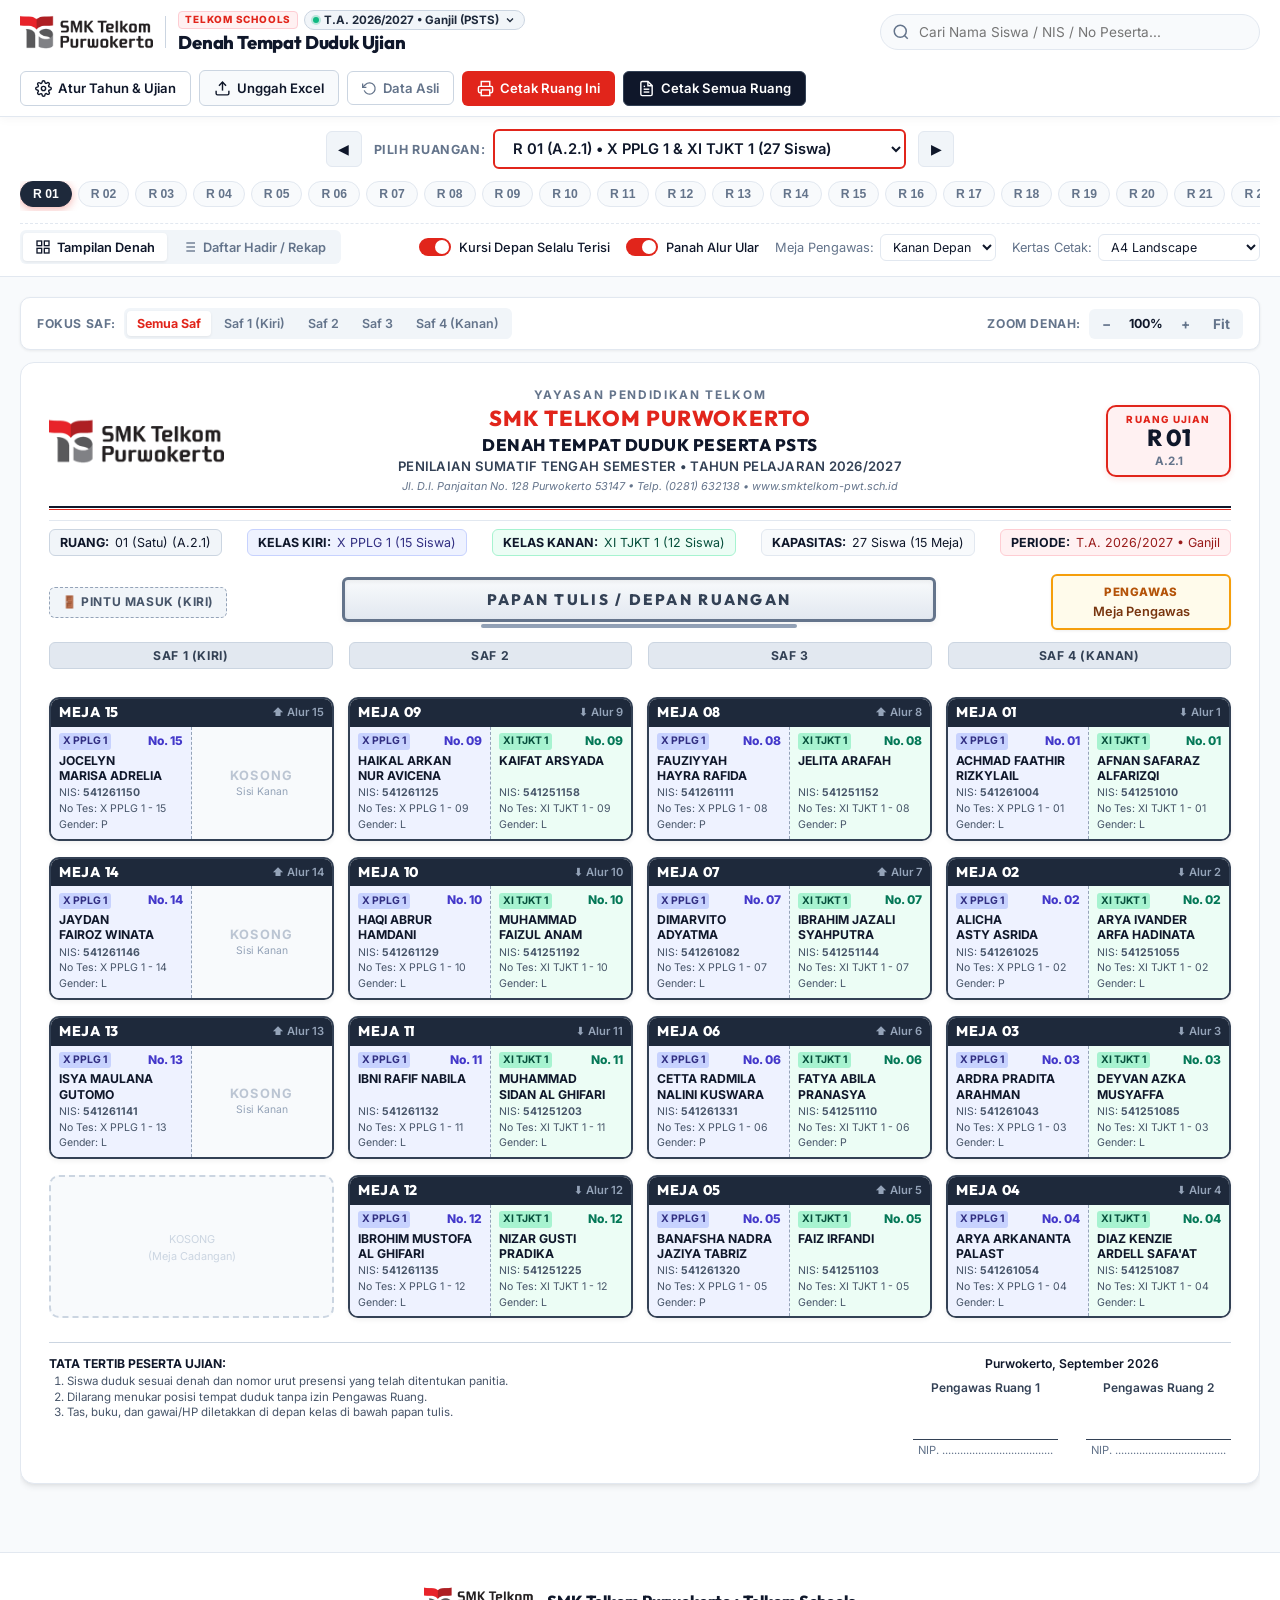
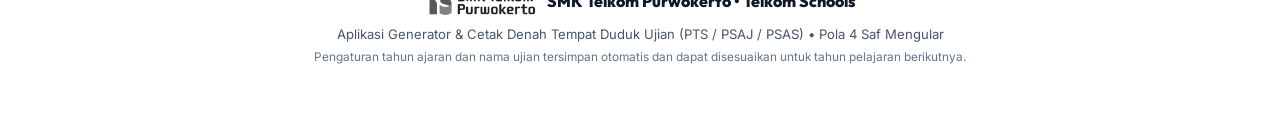
<file: index.html>
<!DOCTYPE html>
<html lang="id">
<head>
  <meta charset="UTF-8">
  <meta name="viewport" content="width=device-width, initial-scale=1.0">
  <title>Generator & Cetak Denah Tempat Duduk PTS / PSAJ</title>
  <meta name="description" content="Aplikasi pembuat dan pencetak denah tempat duduk ujian (PTS/PSAJ) otomatis berbasis data Excel dengan pola saf mengular dan meja ganda.">
  
  <!-- Google Fonts: Inter & Outfit -->
  <link rel="preconnect" href="https://fonts.googleapis.com">
  <link rel="preconnect" href="https://fonts.gstatic.com" crossorigin>
  <link href="https://fonts.googleapis.com/css2?family=Inter:wght@300;400;500;600;700;800&family=Outfit:wght@500;600;700;800&display=swap" rel="stylesheet">
  
  <!-- SheetJS Vendor Library -->
  <script src="vendor/xlsx.full.min.js"></script>
  <!-- Default Data Extracted from Excel -->
  <script src="data-default.js"></script>
  
  <link rel="stylesheet" href="style.css">
</head>
<body>
  <!-- ================= TOP APP BAR (NO-PRINT) ================= -->
  <header class="app-header no-print">
    <div class="header-container">
      <div class="brand-group">
        <a href="#" class="brand-logo-link" title="SMK Telkom Purwokerto">
          <img src="assets/Logo-SMK-Telkom-Purwokerto-768x220.png" alt="Logo SMK Telkom Purwokerto" class="brand-logo-img">
        </a>
        <div class="brand-divider"></div>
        <div class="brand-text">
          <div class="brand-badge-row">
            <span class="brand-tag">TELKOM SCHOOLS</span>
            <button id="btnQuickConfigYear" class="brand-year-pill" title="Klik untuk mengubah Tahun Ajaran & Pengaturan Ujian">
              <span class="year-dot"></span>
              <span id="headerAcademicYearBadge">T.A. 2026/2027 • Ganjil (PSTS)</span>
              <svg width="12" height="12" viewBox="0 0 24 24" fill="none" stroke="currentColor" stroke-width="2.5"><polyline points="6 9 12 15 18 9"/></svg>
            </button>
          </div>
          <h1 class="brand-title">Denah Tempat Duduk Ujian</h1>
        </div>
      </div>

      <!-- Quick Search Bar -->
      <div class="search-box-wrapper">
        <div class="search-input-group">
          <svg class="search-icon" width="18" height="18" viewBox="0 0 24 24" fill="none" stroke="currentColor" stroke-width="2">
            <circle cx="11" cy="11" r="8" />
            <line x1="21" y1="21" x2="16.65" y2="16.65" />
          </svg>
          <input type="text" id="globalStudentSearch" placeholder="Cari Nama Siswa / NIS / No Peserta..." autocomplete="off">
          <button id="clearSearchBtn" class="clear-search-btn" title="Hapus pencarian" style="display:none;">✕</button>
        </div>
        <!-- Search Results Dropdown -->
        <div id="searchResultsDropdown" class="search-results-dropdown" style="display: none;"></div>
      </div>

      <!-- Header Action Buttons -->
      <div class="header-actions">
        <button id="btnOpenConfigModal" class="btn btn-config" title="Ubah Tahun Ajaran, Semester, Nama Ujian & Kop Sekolah">
          <svg width="17" height="17" viewBox="0 0 24 24" fill="none" stroke="currentColor" stroke-width="2">
            <circle cx="12" cy="12" r="3" />
            <path d="M19.4 15a1.65 1.65 0 0 0 .33 1.82l.06.06a2 2 0 0 1 0 2.83 2 2 0 0 1-2.83 0l-.06-.06a1.65 1.65 0 0 0-1.82-.33 1.65 1.65 0 0 0-1 1.51V21a2 2 0 0 1-2 2 2 2 0 0 1-2-2v-.09A1.65 1.65 0 0 0 9 19.4a1.65 1.65 0 0 0-1.82.33l-.06.06a2 2 0 0 1-2.83 0 2 2 0 0 1 0-2.83l.06-.06a1.65 1.65 0 0 0 .33-1.82 1.65 1.65 0 0 0-1.51-1H3a2 2 0 0 1-2-2 2 2 0 0 1 2-2h.09A1.65 1.65 0 0 0 4.6 9a1.65 1.65 0 0 0-.33-1.82l-.06-.06a2 2 0 0 1 0-2.83 2 2 0 0 1 2.83 0l.06.06a1.65 1.65 0 0 0 1.82.33H9a1.65 1.65 0 0 0 1-1.51V3a2 2 0 0 1 2-2 2 2 0 0 1 2 2v.09a1.65 1.65 0 0 0 1 1.51 1.65 1.65 0 0 0 1.82-.33l.06-.06a2 2 0 0 1 2.83 0 2 2 0 0 1 0 2.83l-.06.06a1.65 1.65 0 0 0-.33 1.82V9a1.65 1.65 0 0 0 1.51 1H21a2 2 0 0 1 2 2 2 2 0 0 1-2 2h-.09a1.65 1.65 0 0 0-1.51 1z" />
          </svg>
          <span>Atur Tahun &amp; Ujian</span>
        </button>

        <label class="btn btn-secondary upload-btn" title="Unggah file Excel daftar pembagian ruang">
          <svg width="17" height="17" viewBox="0 0 24 24" fill="none" stroke="currentColor" stroke-width="2">
            <path d="M21 15v4a2 2 0 0 1-2 2H5a2 2 0 0 1-2-2v-4" />
            <polyline points="17 8 12 3 7 8" />
            <line x1="12" y1="3" x2="12" y2="15" />
          </svg>
          <span>Unggah Excel</span>
          <input type="file" id="excelFileInput" accept=".xlsx, .xls" style="display: none;">
        </label>
        
        <button id="btnResetDefault" class="btn btn-outline" title="Kembalikan ke data bawaan 24 Ruangan">
          <svg width="15" height="15" viewBox="0 0 24 24" fill="none" stroke="currentColor" stroke-width="2">
            <polyline points="1 4 1 10 7 10" />
            <path d="M3.51 15a9 9 0 1 0 2.13-9.36L1 10" />
          </svg>
          <span>Data Asli</span>
        </button>

        <button id="btnPrintSingle" class="btn btn-primary" title="Cetak Denah Ruang yang sedang dipilih (A4 / F4)">
          <svg width="17" height="17" viewBox="0 0 24 24" fill="none" stroke="currentColor" stroke-width="2">
            <polyline points="6 9 6 2 18 2 18 9" />
            <path d="M6 18H4a2 2 0 0 1-2-2v-5a2 2 0 0 1 2-2h16a2 2 0 0 1 2 2v5a2 2 0 0 1-2 2h-2" />
            <rect x="6" y="14" width="12" height="8" />
          </svg>
          <span>Cetak Ruang Ini</span>
        </button>

        <button id="btnPrintBatch" class="btn btn-dark-accent" title="Cetak Seluruh Ruangan Sekaligus (Semua 24 Ruang)">
          <svg width="17" height="17" viewBox="0 0 24 24" fill="none" stroke="currentColor" stroke-width="2">
            <path d="M14 2H6a2 2 0 0 0-2 2v16a2 2 0 0 0 2 2h12a2 2 0 0 0 2-2V8z" />
            <polyline points="14 2 14 8 20 8" />
            <line x1="16" y1="13" x2="8" y2="13" />
            <line x1="16" y1="17" x2="8" y2="17" />
            <polyline points="10 9 9 9 8 9" />
          </svg>
          <span>Cetak Semua Ruang</span>
        </button>
      </div>
    </div>
  </header>

  <!-- ================= CONTROL PANEL & ROOM SELECTOR (NO-PRINT) ================= -->
  <section class="control-panel no-print">
    <div class="control-container">
      <!-- Room Navigation Bar -->
      <div class="room-nav-bar">
        <button id="btnPrevRoom" class="room-nav-btn" title="Ruang Sebelumnya">◀</button>
        <div class="room-selector-group">
          <label for="roomSelect" class="room-select-label">PILIH RUANGAN:</label>
          <select id="roomSelect" class="room-select-dropdown"></select>
        </div>
        <button id="btnNextRoom" class="room-nav-btn" title="Ruang Selanjutnya">▶</button>
      </div>

      <!-- Quick Room Pills (Horizontal scroll) -->
      <div id="roomPillsContainer" class="room-pills-scroll"></div>

      <!-- Settings & View Switcher -->
      <div class="settings-toolbar">
        <!-- View Toggle: Denah vs Daftar Hadir -->
        <div class="view-toggle-group">
          <button id="btnViewDenah" class="toggle-btn active">
            <svg width="16" height="16" viewBox="0 0 24 24" fill="none" stroke="currentColor" stroke-width="2">
              <rect x="3" y="3" width="7" height="7" />
              <rect x="14" y="3" width="7" height="7" />
              <rect x="14" y="14" width="7" height="7" />
              <rect x="3" y="14" width="7" height="7" />
            </svg>
            <span>Tampilan Denah</span>
          </button>
          <button id="btnViewTable" class="toggle-btn">
            <svg width="16" height="16" viewBox="0 0 24 24" fill="none" stroke="currentColor" stroke-width="2">
              <line x1="8" y1="6" x2="21" y2="6" />
              <line x1="8" y1="12" x2="21" y2="12" />
              <line x1="8" y1="18" x2="21" y2="18" />
              <line x1="3" y1="6" x2="3.01" y2="6" />
              <line x1="3" y1="12" x2="3.01" y2="12" />
              <line x1="3" y1="18" x2="3.01" y2="18" />
            </svg>
            <span>Daftar Hadir / Rekap</span>
          </button>
        </div>

        <!-- Customization toggles -->
        <div class="custom-toggles">
          <label class="toggle-label" title="Jika diaktifkan, meja paling depan selalu terisi penuh (meja kosong ditaruh di belakang)">
            <input type="checkbox" id="chkFillFront" checked>
            <span class="toggle-switch"></span>
            <span class="toggle-text">Kursi Depan Selalu Terisi</span>
          </label>

          <label class="toggle-label" title="Tampilkan arah panah alur mengular">
            <input type="checkbox" id="chkShowArrows" checked>
            <span class="toggle-switch"></span>
            <span class="toggle-text">Panah Alur Ular</span>
          </label>

          <div class="select-small-group">
            <label for="selSupervisorPos">Meja Pengawas:</label>
            <select id="selSupervisorPos" class="select-sm">
              <option value="right" selected>Kanan Depan</option>
              <option value="left">Kiri Depan</option>
            </select>
          </div>

          <div class="select-small-group">
            <label for="selPaperSize">Kertas Cetak:</label>
            <select id="selPaperSize" class="select-sm">
              <option value="a4-portrait">A4 Portrait</option>
              <option value="a4-landscape" selected>A4 Landscape</option>
              <option value="f4-landscape">F4 / Folio Landscape</option>
            </select>
          </div>
        </div>
      </div>
    </div>
  </section>

  <!-- Notification Banner -->
  <div id="notificationBanner" class="notification-banner no-print" style="display:none;"></div>

  <!-- ================= MAIN CONTENT WRAPPER ================= -->
  <main class="main-content">
    <!-- MOBILE ACTION BAR & SAF FILTER (NO-PRINT) -->
    <div class="mobile-toolbar no-print">
      <div class="mobile-saf-selector">
        <span class="toolbar-label">Fokus Saf:</span>
        <div class="saf-btn-group" id="safBtnGroup">
          <button class="saf-btn active" data-saf="all">Semua Saf</button>
          <button class="saf-btn" data-saf="0">Saf 1 (Kiri)</button>
          <button class="saf-btn" data-saf="1">Saf 2</button>
          <button class="saf-btn" data-saf="2">Saf 3</button>
          <button class="saf-btn" data-saf="3">Saf 4 (Kanan)</button>
        </div>
      </div>

      <div class="zoom-toolbar">
        <span class="toolbar-label">Zoom Denah:</span>
        <div class="zoom-btn-group">
          <button id="btnZoomOut" class="btn-zoom" title="Perkecil">−</button>
          <span id="zoomLabel" class="zoom-label">100%</span>
          <button id="btnZoomIn" class="btn-zoom" title="Perbesar">+</button>
          <button id="btnZoomFit" class="btn-zoom" title="Sesuaikan Layar">Fit</button>
        </div>
      </div>
    </div>

    <!-- Mobile Scroll Hint -->
    <div class="mobile-scroll-hint no-print">
      <svg width="14" height="14" viewBox="0 0 24 24" fill="none" stroke="currentColor" stroke-width="2">
        <polyline points="15 18 9 12 15 6" />
      </svg>
      <span>Geser denah ke samping untuk melihat seluruh 4 Saf, atau pilih tombol Saf di atas</span>
      <svg width="14" height="14" viewBox="0 0 24 24" fill="none" stroke="currentColor" stroke-width="2">
        <polyline points="9 18 15 12 9 6" />
      </svg>
    </div>

    <!-- SINGLE ROOM VIEW CONTAINER DENGAN HORIZONTAL SCROLL VIEWPORT -->
    <div class="room-viewport" id="roomViewport">
      <div id="singleRoomContainer" class="room-sheet-wrapper">
        <!-- RENDERED DINAMIS OLEH JS -->
      </div>
    </div>

    <!-- TABLE / ATTENDANCE VIEW CONTAINER -->
    <div id="tableViewContainer" class="table-view-container no-print" style="display:none;">
      <!-- RENDERED DINAMIS OLEH JS -->
    </div>

    <!-- BATCH PRINT CONTAINER (HANYA DITAMPILKAN KETIKA MODE CETAK SEMUA DIAKTIFKAN) -->
    <div id="batchPrintContainer" class="batch-print-container" style="display:none;">
      <!-- RENDERED DINAMIS OLEH JS UNTUK SELURUH RUANGAN -->
    </div>
  </main>

  <!-- Search Highlight Toast Modal -->
  <div id="searchHighlightToast" class="search-highlight-toast" style="display:none;">
    <div class="toast-content">
      <div class="toast-icon">🎯</div>
      <div class="toast-text">
        <strong id="toastStudentName">-</strong>
        <p id="toastStudentInfo">-</p>
      </div>
      <button id="toastCloseBtn" class="toast-close">✕</button>
    </div>
  </div>

  <!-- ================= MODAL PENGATURAN TAHUN AJARAN & UJIAN (NO-PRINT) ================= -->
  <dialog id="examConfigModal" class="config-modal no-print">
    <div class="config-modal-content">
      <div class="config-modal-header">
        <div class="modal-title-group">
          <div class="modal-icon-badge">
            <svg width="22" height="22" viewBox="0 0 24 24" fill="none" stroke="currentColor" stroke-width="2">
              <rect x="3" y="4" width="18" height="18" rx="2" ry="2"/>
              <line x1="16" y1="2" x2="16" y2="6"/>
              <line x1="8" y1="2" x2="8" y2="6"/>
              <line x1="3" y1="10" x2="21" y2="10"/>
            </svg>
          </div>
          <div>
            <h3 class="modal-title">Pengaturan Tahun Ajaran &amp; Kop Ujian</h3>
            <p class="modal-desc">Sesuaikan tahun ajaran, semester, jenis asesmen, dan identitas kop agar bisa dipakai untuk tahun depan atau ujian berikutnya.</p>
          </div>
        </div>
        <button type="button" id="btnCloseConfigModal" class="modal-close-btn" title="Tutup">✕</button>
      </div>

      <form id="examConfigForm" class="config-modal-body" method="dialog">
        <!-- Section 1: Tahun Pelajaran & Semester -->
        <fieldset class="config-section">
          <legend class="section-legend">📅 Periode &amp; Tahun Pelajaran</legend>
          
          <div class="form-grid-2">
            <div class="form-group">
              <label for="cfgAcademicYear" class="form-label">
                Tahun Ajaran / Pelajaran
                <span class="required">*</span>
              </label>
              <input type="text" id="cfgAcademicYear" class="form-input" placeholder="contoh: 2026/2027 atau 2027/2028" required>
              <div class="quick-chips">
                <span class="chips-label">Pilih Cepat:</span>
                <button type="button" class="year-chip" data-year="2025/2026">2025/2026</button>
                <button type="button" class="year-chip" data-year="2026/2027">2026/2027</button>
                <button type="button" class="year-chip" data-year="2027/2028">2027/2028</button>
                <button type="button" class="year-chip" data-year="2028/2029">2028/2029</button>
                <button type="button" class="year-chip" data-year="2029/2030">2029/2030</button>
              </div>
            </div>

            <div class="form-group">
              <label for="cfgSemester" class="form-label">Semester</label>
              <select id="cfgSemester" class="form-select">
                <option value="Ganjil">Semester Ganjil (Gasal)</option>
                <option value="Genap">Semester Genap</option>
              </select>
            </div>
          </div>
        </fieldset>

        <!-- Section 2: Jenis Asesmen / Ujian -->
        <fieldset class="config-section">
          <legend class="section-legend">📝 Nama Kegiatan &amp; Jenis Ujian</legend>

          <div class="form-grid-2">
            <div class="form-group">
              <label for="cfgExamPreset" class="form-label">Preset Jenis Ujian</label>
              <select id="cfgExamPreset" class="form-select">
                <option value="PSTS">PSTS - Penilaian Sumatif Tengah Semester</option>
                <option value="PSAJ">PSAJ - Penilaian Sumatif Akhir Jenjang (Kelas 12)</option>
                <option value="PSAS">PSAS - Penilaian Sumatif Akhir Semester</option>
                <option value="PTS">PTS - Penilaian Tengah Semester</option>
                <option value="PAS">PAS - Penilaian Akhir Semester</option>
                <option value="PAT">PAT - Penilaian Akhir Tahun</option>
                <option value="CUSTOM">-- Kustom / Lainnya --</option>
              </select>
            </div>

            <div class="form-group">
              <label for="cfgExamShortCode" class="form-label">Kode Singkat Ujian</label>
              <input type="text" id="cfgExamShortCode" class="form-input" placeholder="contoh: PSTS atau PSAJ">
            </div>
          </div>

          <div class="form-group">
            <label for="cfgExamTitle" class="form-label">Judul Utama Kop Denah</label>
            <input type="text" id="cfgExamTitle" class="form-input" placeholder="contoh: DENAH TEMPAT DUDUK PESERTA PSTS">
          </div>

          <div class="form-group">
            <label for="cfgExamSubtitle" class="form-label">Subjudul Kop Denah</label>
            <input type="text" id="cfgExamSubtitle" class="form-input" placeholder="contoh: PENILAIAN TENGAH SEMESTER • TAHUN AJARAN 2026/2027">
          </div>
        </fieldset>

        <!-- Section 3: Identitas Sekolah & Logo -->
        <fieldset class="config-section">
          <legend class="section-legend">🏫 Identitas Sekolah &amp; Kop Resmi</legend>

          <div class="form-grid-2">
            <div class="form-group">
              <label for="cfgFoundationName" class="form-label">Nama Yayasan / Lembaga</label>
              <input type="text" id="cfgFoundationName" class="form-input" value="YAYASAN PENDIDIKAN TELKOM">
            </div>

            <div class="form-group">
              <label for="cfgSchoolName" class="form-label">Nama Sekolah</label>
              <input type="text" id="cfgSchoolName" class="form-input" value="SMK TELKOM PURWOKERTO">
            </div>
          </div>

          <div class="form-group">
            <label for="cfgSchoolAddress" class="form-label">Alamat &amp; Kontak Sekolah</label>
            <input type="text" id="cfgSchoolAddress" class="form-input" value="Jl. D.I. Panjaitan No. 128 Purwokerto 53147 • Telp. (0281) 632138 • www.smktelkom-pwt.sch.id">
          </div>

          <div class="form-group-checkbox">
            <label class="toggle-label">
              <input type="checkbox" id="cfgShowLogo" checked>
              <span class="toggle-switch"></span>
              <span class="toggle-text"><strong>Tampilkan Logo SMK Telkom Purwokerto</strong> di Kop Denah (Layar &amp; Cetak)</span>
            </label>
          </div>
        </fieldset>

        <!-- Section 4: Pengawas, Titimangsa & Tata Tertib -->
        <fieldset class="config-section">
          <legend class="section-legend">✍️ Titimangsa, Pengawas &amp; Tata Tertib</legend>

          <div class="form-grid-3">
            <div class="form-group">
              <label for="cfgLocationDate" class="form-label">Titimangsa (Kota &amp; Bulan/Tahun)</label>
              <input type="text" id="cfgLocationDate" class="form-input" placeholder="Purwokerto, September 2026">
            </div>

            <div class="form-group">
              <label for="cfgSupervisor1" class="form-label">Label Pengawas 1</label>
              <input type="text" id="cfgSupervisor1" class="form-input" value="Pengawas Ruang 1">
            </div>

            <div class="form-group">
              <label for="cfgSupervisor2" class="form-label">Label Pengawas 2</label>
              <input type="text" id="cfgSupervisor2" class="form-input" value="Pengawas Ruang 2">
            </div>
          </div>

          <div class="form-group">
            <label for="cfgExamRules" class="form-label">Tata Tertib Peserta (Satu butir per baris)</label>
            <textarea id="cfgExamRules" class="form-textarea" rows="3" placeholder="Tuliskan butir tata tertib per baris..."></textarea>
          </div>
        </fieldset>

        <div class="config-modal-footer">
          <button type="button" id="btnResetConfigDefaults" class="btn btn-outline" title="Kembalikan ke pengaturan bawaan SMK Telkom Purwokerto">
            ↺ Reset Bawaan
          </button>
          <div class="modal-actions-right">
            <button type="button" id="btnCancelConfig" class="btn btn-secondary">Batal</button>
            <button type="submit" id="btnSaveConfig" class="btn btn-primary btn-save">
              <svg width="16" height="16" viewBox="0 0 24 24" fill="none" stroke="currentColor" stroke-width="2">
                <polyline points="20 6 9 17 4 12" />
              </svg>
              <span>Simpan &amp; Terapkan</span>
            </button>
          </div>
        </div>
      </form>
    </div>
  </dialog>

  <!-- Footer (No Print) -->
  <footer class="app-footer no-print">
    <div class="footer-container">
      <div class="footer-brand-wrap">
        <img src="assets/Logo-SMK-Telkom-Purwokerto-768x220.png" alt="SMK Telkom Purwokerto" class="footer-logo">
        <p class="footer-title">SMK Telkom Purwokerto • Telkom Schools</p>
      </div>
      <p class="footer-info">Aplikasi Generator &amp; Cetak Denah Tempat Duduk Ujian (PTS / PSAJ / PSAS) • Pola 4 Saf Mengular</p>
      <p class="footer-note">Pengaturan tahun ajaran dan nama ujian tersimpan otomatis dan dapat disesuaikan untuk tahun pelajaran berikutnya.</p>
    </div>
  </footer>

  <script src="app.js"></script>
</body>
</html>
</file>
<file: style.css>
/* =========================================================
   DENAH TEMPAT DUDUK PTS / PSAJ - STYLESHEET
   Desain Modern, Responsif, Interaktif & Siap Cetak (A4/F4)
   ========================================================= */

:root {
  --font-sans: 'Inter', system-ui, -apple-system, sans-serif;
  --font-display: 'Outfit', var(--font-sans);
  
  /* Telkom Schools Brand Identity */
  --telkom-red: #E1251B;
  --telkom-red-hover: #C51D14;
  --telkom-red-dark: #991B1B;
  --telkom-red-light: #FFF1F2;
  --telkom-red-border: #FECDD3;
  
  --telkom-dark: #0F172A;
  --telkom-slate: #1E293B;
  --telkom-gray-subtle: #F8FAFC;
  --telkom-gray-border: #E2E8F0;
  --telkom-gray-text: #64748B;
  
  /* App Theme Variables */
  --bg-app: #F8FAFC;
  --bg-card: #FFFFFF;
  --text-main: #0F172A;
  --text-muted: #64748B;
  --border-light: #E2E8F0;
  --border-dark: #CBD5E1;
  
  --primary: var(--telkom-red);
  --primary-hover: var(--telkom-red-hover);
  --primary-light: var(--telkom-red-light);
  
  --secondary: #1E293B;
  --secondary-hover: #0F172A;
  
  /* Kelas X (Left) Theme - Sleek Indigo / Blue */
  --class-left-bg: #EEF2FF;
  --class-left-border: #818CF8;
  --class-left-badge: #4338CA;
  --class-left-text: #1E1B4B;
  
  /* Kelas XI (Right) Theme - Emerald / Teal */
  --class-right-bg: #ECFDF5;
  --class-right-border: #34D399;
  --class-right-badge: #047857;
  --class-right-text: #064E3B;

  /* Empty Seat Theme */
  --seat-empty-bg: #F8FAFC;
  --seat-empty-border: #CBD5E1;
  --seat-empty-text: #94A3B8;
  
  --shadow-sm: 0 1px 3px 0 rgb(0 0 0 / 0.07);
  --shadow-md: 0 4px 6px -1px rgb(0 0 0 / 0.08), 0 2px 4px -2px rgb(0 0 0 / 0.06);
  --shadow-lg: 0 10px 15px -3px rgb(0 0 0 / 0.1), 0 4px 6px -4px rgb(0 0 0 / 0.08);
  --shadow-red: 0 4px 14px 0 rgba(225, 37, 27, 0.25);
  
  --radius-sm: 6px;
  --radius-md: 10px;
  --radius-lg: 14px;
}

*, *::before, *::after {
  box-sizing: border-box;
  margin: 0;
  padding: 0;
}

body {
  font-family: var(--font-sans);
  background-color: var(--bg-app);
  color: var(--text-main);
  line-height: 1.4;
  -webkit-font-smoothing: antialiased;
  min-height: 100vh;
}

/* ================= HEADER ================= */
.app-header {
  background: #ffffff;
  border-bottom: 1.5px solid var(--border-light);
  position: sticky;
  top: 0;
  z-index: 100;
  box-shadow: 0 2px 10px rgba(15, 23, 42, 0.04);
}

.header-container {
  max-width: 1440px;
  margin: 0 auto;
  padding: 10px 20px;
  display: flex;
  align-items: center;
  justify-content: space-between;
  gap: 16px;
  flex-wrap: wrap;
}

.brand-group {
  display: flex;
  align-items: center;
  gap: 12px;
}

.brand-logo-link {
  display: flex;
  align-items: center;
  text-decoration: none;
}

.brand-logo-img {
  height: 38px;
  max-width: 200px;
  width: auto;
  object-fit: contain;
  transition: transform 0.2s ease;
}

.brand-logo-img:hover {
  transform: scale(1.02);
}

.brand-divider {
  width: 1.5px;
  height: 32px;
  background: var(--border-dark);
}

.brand-text {
  display: flex;
  flex-direction: column;
}

.brand-badge-row {
  display: flex;
  align-items: center;
  gap: 6px;
  margin-bottom: 2px;
}

.brand-tag {
  font-size: 0.62rem;
  font-weight: 800;
  letter-spacing: 0.08em;
  color: var(--telkom-red);
  background: var(--telkom-red-light);
  border: 1px solid var(--telkom-red-border);
  padding: 1px 6px;
  border-radius: 4px;
  text-transform: uppercase;
}

.brand-year-pill {
  display: inline-flex;
  align-items: center;
  gap: 5px;
  background: #f1f5f9;
  border: 1px solid var(--border-dark);
  padding: 2px 8px;
  border-radius: 9999px;
  font-family: var(--font-sans);
  font-size: 0.72rem;
  font-weight: 700;
  color: #1e293b;
  cursor: pointer;
  transition: all 0.15s ease;
}

.brand-year-pill:hover {
  background: #e2e8f0;
  border-color: #94a3b8;
  color: var(--telkom-red);
}

.year-dot {
  width: 6px;
  height: 6px;
  border-radius: 50%;
  background: #10b981;
  box-shadow: 0 0 0 2px rgba(16, 185, 129, 0.25);
  animation: pulseDot 2s infinite ease-in-out;
}

@keyframes pulseDot {
  0%, 100% { opacity: 1; transform: scale(1); }
  50% { opacity: 0.6; transform: scale(1.15); }
}

.brand-title {
  font-family: var(--font-display);
  font-size: 1.15rem;
  font-weight: 800;
  color: var(--text-main);
  letter-spacing: -0.01em;
  line-height: 1.2;
}

/* Search Box */
.search-box-wrapper {
  position: relative;
  flex: 1;
  max-width: 380px;
  min-width: 240px;
}

.search-input-group {
  position: relative;
  display: flex;
  align-items: center;
}

.search-icon {
  position: absolute;
  left: 12px;
  color: var(--text-muted);
  pointer-events: none;
}

.search-input-group input {
  width: 100%;
  padding: 9px 36px 9px 38px;
  background: #f8fafc;
  border: 1.5px solid var(--border-light);
  border-radius: 9999px;
  font-family: var(--font-sans);
  font-size: 0.85rem;
  color: var(--text-main);
  transition: all 0.2s ease;
}

.search-input-group input:focus {
  outline: none;
  background: #ffffff;
  border-color: var(--primary);
  box-shadow: 0 0 0 3px rgba(37, 99, 235, 0.15);
}

.clear-search-btn {
  position: absolute;
  right: 12px;
  background: none;
  border: none;
  color: var(--text-muted);
  cursor: pointer;
  font-size: 0.9rem;
}

.search-results-dropdown {
  position: absolute;
  top: calc(100% + 6px);
  left: 0;
  right: 0;
  background: #ffffff;
  border: 1px solid var(--border-light);
  border-radius: var(--radius-md);
  box-shadow: var(--shadow-lg);
  max-height: 380px;
  overflow-y: auto;
  z-index: 1000;
}

.search-result-item {
  padding: 10px 14px;
  border-bottom: 1px solid #f1f5f9;
  cursor: pointer;
  display: flex;
  justify-content: space-between;
  align-items: center;
  transition: background 0.15s ease;
}

.search-result-item:hover {
  background: #f8fafc;
}

.search-result-item:last-child {
  border-bottom: none;
}

.search-item-info strong {
  display: block;
  font-size: 0.88rem;
  color: var(--text-main);
}

.search-item-info span {
  font-size: 0.76rem;
  color: var(--text-muted);
}

.search-item-badge {
  font-size: 0.75rem;
  font-weight: 700;
  padding: 4px 8px;
  border-radius: 9999px;
  background: #e0e7ff;
  color: #3730a3;
  white-space: nowrap;
}

/* Header Buttons */
.header-actions {
  display: flex;
  align-items: center;
  gap: 8px;
  flex-wrap: wrap;
}

.btn {
  display: inline-flex;
  align-items: center;
  gap: 6px;
  padding: 8px 14px;
  font-family: var(--font-sans);
  font-size: 0.82rem;
  font-weight: 600;
  border-radius: var(--radius-sm);
  border: 1px solid transparent;
  cursor: pointer;
  transition: all 0.2s ease;
  white-space: nowrap;
}

.btn-primary {
  background: var(--telkom-red);
  color: #ffffff;
}

.btn-primary:hover {
  background: var(--telkom-red-hover);
  box-shadow: 0 4px 10px rgba(225, 37, 27, 0.32);
  transform: translateY(-1px);
}

.btn-dark-accent {
  background: var(--telkom-dark);
  color: #ffffff;
  border: 1px solid #334155;
}

.btn-dark-accent:hover {
  background: var(--telkom-slate);
  box-shadow: 0 4px 10px rgba(15, 23, 42, 0.25);
  transform: translateY(-1px);
}

.btn-config {
  background: #ffffff;
  border: 1.5px solid var(--border-dark);
  color: var(--telkom-dark);
}

.btn-config:hover {
  background: var(--telkom-red-light);
  border-color: var(--telkom-red);
  color: var(--telkom-red);
  box-shadow: 0 2px 8px rgba(225, 37, 27, 0.15);
}

.btn-secondary {
  background: #f8fafc;
  border: 1.5px solid var(--border-dark);
  color: var(--text-main);
}

.btn-secondary:hover {
  background: #e2e8f0;
  border-color: #94a3b8;
}

.btn-outline {
  background: transparent;
  border: 1.5px solid var(--border-dark);
  color: var(--text-muted);
}

.btn-outline:hover {
  background: #f1f5f9;
  color: var(--text-main);
}

.btn-warning {
  background: #d97706;
  color: #ffffff;
}

.btn-warning:hover {
  background: #b45309;
}

/* ================= CONTROL PANEL ================= */
.control-panel {
  background: #ffffff;
  border-bottom: 1px solid var(--border-light);
  padding: 12px 20px;
}

.control-container {
  max-width: 1440px;
  margin: 0 auto;
  display: flex;
  flex-direction: column;
  gap: 12px;
}

.room-nav-bar {
  display: flex;
  align-items: center;
  justify-content: center;
  gap: 12px;
}

.room-nav-btn {
  background: #f1f5f9;
  border: 1px solid var(--border-light);
  border-radius: var(--radius-sm);
  width: 36px;
  height: 36px;
  display: flex;
  align-items: center;
  justify-content: center;
  cursor: pointer;
  color: var(--text-main);
  font-size: 0.9rem;
  transition: all 0.15s ease;
}

.room-nav-btn:hover {
  background: #e2e8f0;
}

.room-selector-group {
  display: flex;
  align-items: center;
  gap: 8px;
}

.room-select-label {
  font-size: 0.78rem;
  font-weight: 700;
  color: var(--text-muted);
  letter-spacing: 0.05em;
}

.room-select-dropdown {
  padding: 8px 14px;
  font-family: var(--font-sans);
  font-size: 0.92rem;
  font-weight: 600;
  border-radius: var(--radius-sm);
  border: 2px solid var(--telkom-red);
  background: #ffffff;
  color: var(--text-main);
  cursor: pointer;
  min-width: 280px;
  transition: box-shadow 0.2s ease;
}

.room-select-dropdown:focus {
  outline: none;
  box-shadow: 0 0 0 3px rgba(225, 37, 27, 0.2);
}

/* Room Pills */
.room-pills-scroll {
  display: flex;
  gap: 6px;
  overflow-x: auto;
  padding-bottom: 4px;
  scrollbar-width: thin;
}

.room-pill {
  padding: 5px 12px;
  background: #f8fafc;
  border: 1px solid var(--border-light);
  border-radius: 9999px;
  font-size: 0.76rem;
  font-weight: 600;
  color: var(--text-muted);
  cursor: pointer;
  white-space: nowrap;
  transition: all 0.15s ease;
}

.room-pill:hover {
  background: #f1f5f9;
  color: var(--text-main);
  border-color: var(--border-dark);
}

.room-pill.active {
  background: linear-gradient(135deg, var(--telkom-red) 0%, var(--telkom-red-dark) 100%);
  border-color: var(--telkom-red-dark);
  color: #ffffff;
  font-weight: 700;
  box-shadow: 0 2px 8px rgba(225, 37, 27, 0.35);
}
  white-space: nowrap;
  transition: all 0.15s ease;
}

.room-pill:hover {
  background: #e2e8f0;
  color: var(--text-main);
}

.room-pill.active {
  background: var(--secondary);
  color: #ffffff;
  border-color: var(--secondary);
}

/* Settings Toolbar */
.settings-toolbar {
  display: flex;
  align-items: center;
  justify-content: space-between;
  gap: 16px;
  flex-wrap: wrap;
  padding-top: 6px;
  border-top: 1px dashed var(--border-light);
}

.view-toggle-group {
  display: flex;
  background: #f1f5f9;
  padding: 3px;
  border-radius: var(--radius-sm);
  gap: 2px;
}

.toggle-btn {
  display: inline-flex;
  align-items: center;
  gap: 6px;
  padding: 6px 12px;
  border: none;
  background: transparent;
  font-family: var(--font-sans);
  font-size: 0.8rem;
  font-weight: 600;
  color: var(--text-muted);
  border-radius: calc(var(--radius-sm) - 2px);
  cursor: pointer;
  transition: all 0.15s ease;
}

.toggle-btn.active {
  background: #ffffff;
  color: var(--text-main);
  box-shadow: var(--shadow-sm);
}

.custom-toggles {
  display: flex;
  align-items: center;
  gap: 16px;
  flex-wrap: wrap;
}

.toggle-label {
  display: inline-flex;
  align-items: center;
  gap: 8px;
  font-size: 0.8rem;
  font-weight: 500;
  color: var(--text-main);
  cursor: pointer;
}

.toggle-label input {
  display: none;
}

.toggle-switch {
  width: 32px;
  height: 18px;
  background: #cbd5e1;
  border-radius: 9999px;
  position: relative;
  transition: background 0.2s ease;
}

.toggle-switch::after {
  content: '';
  position: absolute;
  top: 2px;
  left: 2px;
  width: 14px;
  height: 14px;
  background: #ffffff;
  border-radius: 50%;
  transition: transform 0.2s ease;
}

.toggle-label input:checked + .toggle-switch {
  background: var(--primary);
}

.toggle-label input:checked + .toggle-switch::after {
  transform: translateX(14px);
}

.select-small-group {
  display: flex;
  align-items: center;
  gap: 6px;
  font-size: 0.8rem;
  color: var(--text-muted);
}

.select-sm {
  padding: 4px 8px;
  border-radius: var(--radius-sm);
  border: 1px solid var(--border-light);
  font-family: var(--font-sans);
  font-size: 0.78rem;
  background: #ffffff;
  color: var(--text-main);
}

/* Notification Banner */
.notification-banner {
  max-width: 1440px;
  margin: 12px auto 0;
  padding: 10px 16px;
  border-radius: var(--radius-md);
  font-size: 0.84rem;
  font-weight: 500;
}

.notification-banner.info {
  background: #e0f2fe;
  color: #0369a1;
  border: 1px solid #bae6fd;
}

.notification-banner.success {
  background: #dcfce7;
  color: #15803d;
  border: 1px solid #bbf7d0;
}

/* ================= MAIN CONTENT & SHEET CONTAINER ================= */
.main-content {
  max-width: 1440px;
  margin: 20px auto;
  padding: 0 20px;
}

/* Paper Sheet Layout */
.room-sheet {
  background: #ffffff;
  border-radius: var(--radius-lg);
  box-shadow: var(--shadow-md);
  padding: 24px 28px;
  margin-bottom: 24px;
  border: 1px solid var(--border-light);
  position: relative;
}

/* KOP / Exam Header */
.exam-kop {
  text-align: center;
  border-bottom: 2.5px solid #0f172a;
  padding-bottom: 12px;
  margin-bottom: 16px;
  position: relative;
}

/* Official Exam Kop - Telkom Schools Purwokerto */
.exam-kop.official-kop {
  text-align: left;
  border-bottom: none;
  padding-bottom: 4px;
  margin-bottom: 14px;
  position: relative;
}

.kop-header-layout {
  display: flex;
  align-items: center;
  justify-content: space-between;
  gap: 16px;
  padding-bottom: 6px;
}

.kop-logo-wrapper {
  width: 175px;
  flex-shrink: 0;
  display: flex;
  align-items: center;
}

.kop-school-logo {
  max-width: 175px;
  max-height: 52px;
  width: auto;
  object-fit: contain;
}

.kop-text-wrapper {
  flex: 1;
  text-align: center;
  padding: 0 8px;
}

.kop-org-title {
  font-family: var(--font-sans);
  font-size: 0.74rem;
  font-weight: 700;
  letter-spacing: 0.14em;
  color: var(--text-muted);
  text-transform: uppercase;
  margin-bottom: 2px;
}

.kop-school-name {
  font-family: var(--font-display);
  font-size: 1.35rem;
  font-weight: 800;
  color: var(--telkom-red);
  letter-spacing: 0.04em;
  line-height: 1.15;
  text-transform: uppercase;
}

.kop-exam-title {
  font-family: var(--font-display);
  font-size: 1.05rem;
  font-weight: 800;
  color: var(--telkom-dark);
  letter-spacing: 0.03em;
  margin-top: 2px;
  text-transform: uppercase;
}

.kop-exam-sub {
  font-size: 0.82rem;
  font-weight: 600;
  color: #334155;
  letter-spacing: 0.02em;
  margin-top: 1px;
}

.kop-address-text {
  font-size: 0.68rem;
  color: #64748b;
  font-style: italic;
  margin-top: 3px;
}

.kop-room-badge-wrap {
  width: 155px;
  flex-shrink: 0;
  display: flex;
  justify-content: flex-end;
}

.kop-room-badge-large {
  border: 2px solid var(--telkom-red);
  border-radius: var(--radius-md);
  background: var(--telkom-red-light);
  padding: 6px 14px;
  text-align: center;
  min-width: 125px;
  box-shadow: 0 2px 6px rgba(225, 37, 27, 0.12);
}

.kr-label {
  display: block;
  font-size: 0.62rem;
  font-weight: 800;
  letter-spacing: 0.12em;
  color: var(--telkom-red);
  text-transform: uppercase;
}

.kr-code {
  display: block;
  font-family: var(--font-display);
  font-size: 1.45rem;
  font-weight: 800;
  color: var(--telkom-dark);
  line-height: 1.05;
}

.kr-subname {
  display: block;
  font-size: 0.72rem;
  font-weight: 700;
  color: var(--text-muted);
  margin-top: 2px;
}

/* Double divider line classic official school */
.kop-divider-double {
  border-top: 2.5px solid var(--telkom-dark);
  border-bottom: 1.2px solid var(--telkom-red);
  height: 4px;
  margin: 6px 0 10px 0;
}

.kop-title {
  font-family: var(--font-display);
  font-size: 1.35rem;
  font-weight: 800;
  letter-spacing: 0.04em;
  color: #0f172a;
  text-transform: uppercase;
}

.kop-subtitle {
  font-size: 0.95rem;
  font-weight: 600;
  color: #334155;
  letter-spacing: 0.02em;
}

.kop-meta-bar {
  display: flex;
  justify-content: space-between;
  align-items: center;
  flex-wrap: wrap;
  gap: 10px;
  margin-top: 8px;
  padding-top: 8px;
  border-top: 1px solid #e2e8f0;
  font-size: 0.82rem;
}

.meta-pill {
  display: inline-flex;
  align-items: center;
  gap: 6px;
  background: #f8fafc;
  padding: 4px 10px;
  border-radius: var(--radius-sm);
  border: 1px solid var(--border-light);
  font-size: 0.78rem;
}

.meta-pill strong {
  color: #0f172a;
}

.meta-pill.highlight {
  background: #f1f5f9;
  border-color: #cbd5e1;
  color: #0f172a;
}

.meta-pill.pill-class-left {
  background: #eef2ff;
  border-color: #c7d2fe;
  color: #312e81;
}

.meta-pill.pill-class-right {
  background: #ecfdf5;
  border-color: #a7f3d0;
  color: #064e3b;
}

.meta-pill.pill-period {
  background: var(--telkom-red-light);
  border-color: var(--telkom-red-border);
  color: var(--telkom-red-dark);
}

/* ================= CLASSROOM FRONT AREA ================= */
.classroom-front {
  margin-bottom: 20px;
  display: flex;
  flex-direction: column;
  gap: 12px;
}

.front-stage-bar {
  display: flex;
  justify-content: space-between;
  align-items: center;
  gap: 16px;
}

/* Whiteboard */
.whiteboard-container {
  flex: 1;
  display: flex;
  flex-direction: column;
  align-items: center;
}

.whiteboard {
  width: 75%;
  max-width: 640px;
  background: linear-gradient(180deg, #f8fafc 0%, #e2e8f0 100%);
  border: 3px solid #64748b;
  border-radius: var(--radius-sm);
  padding: 8px 16px;
  text-align: center;
  box-shadow: inset 0 2px 4px rgba(0,0,0,0.06), 0 2px 6px rgba(0,0,0,0.05);
  position: relative;
}

.whiteboard-title {
  font-family: var(--font-display);
  font-size: 0.95rem;
  font-weight: 800;
  letter-spacing: 0.15em;
  color: #334155;
  text-transform: uppercase;
}

.whiteboard-marker-tray {
  width: 40%;
  height: 4px;
  background: #94a3b8;
  margin-top: 2px;
  border-radius: 2px;
}

/* Supervisor Desk */
.supervisor-desk {
  background: #fffbeb;
  border: 2px solid #f59e0b;
  border-radius: var(--radius-sm);
  padding: 8px 14px;
  display: flex;
  flex-direction: column;
  align-items: center;
  gap: 2px;
  box-shadow: var(--shadow-sm);
  min-width: 180px;
}

.supervisor-badge {
  font-size: 0.72rem;
  font-weight: 800;
  color: #b45309;
  letter-spacing: 0.05em;
  text-transform: uppercase;
}

.supervisor-text {
  font-size: 0.8rem;
  font-weight: 600;
  color: #78350f;
}

/* Door */
.room-door {
  display: inline-flex;
  align-items: center;
  gap: 6px;
  padding: 6px 12px;
  background: #f1f5f9;
  border: 1.5px dashed #94a3b8;
  border-radius: var(--radius-sm);
  font-size: 0.75rem;
  font-weight: 700;
  color: #475569;
  text-transform: uppercase;
  letter-spacing: 0.05em;
}

/* Saf / Lajur Header */
.saf-header-row {
  display: grid;
  grid-template-columns: repeat(4, 1fr);
  gap: 16px;
  margin-bottom: 8px;
  text-align: center;
}

.saf-badge {
  background: #e2e8f0;
  border: 1px solid #cbd5e1;
  padding: 4px 8px;
  border-radius: var(--radius-sm);
  font-size: 0.76rem;
  font-weight: 700;
  color: #334155;
  letter-spacing: 0.05em;
}

/* ================= SEATING GRID ================= */
.desks-grid {
  display: grid;
  grid-template-columns: repeat(4, 1fr);
  gap: 16px 14px;
  margin-bottom: 24px;
  position: relative;
}

/* Single Desk Unit (Meja Ganda) */
.desk-card {
  background: #ffffff;
  border: 2px solid #334155;
  border-radius: var(--radius-md);
  box-shadow: 0 2px 5px rgba(0,0,0,0.06);
  display: flex;
  flex-direction: column;
  overflow: hidden;
  position: relative;
  transition: transform 0.15s ease, box-shadow 0.15s ease;
}

.desk-card:hover {
  transform: translateY(-2px);
  box-shadow: var(--shadow-md);
}

/* Active Highlight when Searched */
.desk-card.searched-active {
  animation: pulseGlow 1.5s infinite;
  border-color: #f59e0b !important;
  z-index: 10;
}

@keyframes pulseGlow {
  0% {
    box-shadow: 0 0 0 0 rgba(245, 158, 11, 0.7);
  }
  70% {
    box-shadow: 0 0 0 10px rgba(245, 158, 11, 0);
  }
  100% {
    box-shadow: 0 0 0 0 rgba(245, 158, 11, 0);
  }
}

/* Desk Card Header */
.desk-card-header {
  background: #1e293b;
  color: #ffffff;
  padding: 4px 8px;
  display: flex;
  justify-content: space-between;
  align-items: center;
}

.desk-number {
  font-family: var(--font-display);
  font-size: 0.88rem;
  font-weight: 800;
  letter-spacing: 0.05em;
}

.desk-flow-indicator {
  font-size: 0.7rem;
  font-weight: 600;
  color: #94a3b8;
  display: flex;
  align-items: center;
  gap: 3px;
}

/* Split Seats Area */
.desk-seats-row {
  display: grid;
  grid-template-columns: 1fr 1fr;
  min-height: 86px;
}

.seat-side {
  padding: 6px 8px;
  display: flex;
  flex-direction: column;
  justify-content: space-between;
  font-size: 0.75rem;
  position: relative;
}

.seat-side.left-seat {
  background: var(--class-left-bg);
  border-right: 1.5px dashed #94a3b8;
}

.seat-side.right-seat {
  background: var(--class-right-bg);
}

.seat-side.empty-seat {
  background: var(--seat-empty-bg) !important;
  border-color: var(--seat-empty-border) !important;
  display: flex;
  flex-direction: column;
  align-items: center;
  justify-content: center;
  color: var(--seat-empty-text);
}

.seat-empty-watermark {
  font-weight: 700;
  letter-spacing: 0.1em;
  font-size: 0.8rem;
  opacity: 0.6;
}

/* Seat Header */
.seat-badge-row {
  display: flex;
  justify-content: space-between;
  align-items: center;
  margin-bottom: 2px;
}

.seat-class-tag {
  font-size: 0.65rem;
  font-weight: 700;
  text-transform: uppercase;
  padding: 1px 4px;
  border-radius: 3px;
}

.left-seat .seat-class-tag {
  background: #c7d2fe;
  color: #312e81;
}

.right-seat .seat-class-tag {
  background: #a7f3d0;
  color: #064e3b;
}

.seat-no-urut {
  font-weight: 800;
  font-size: 0.75rem;
}

.left-seat .seat-no-urut { color: var(--class-left-badge); }
.right-seat .seat-no-urut { color: var(--class-right-badge); }

/* Student Name */
.student-name {
  font-size: 0.76rem;
  font-weight: 700;
  color: #0f172a;
  line-height: 1.25;
  margin: 3px 0;
  word-break: break-word;
  display: -webkit-box;
  -webkit-line-clamp: 2;
  -webkit-box-orient: vertical;
  overflow: hidden;
  text-overflow: ellipsis;
  text-wrap: balance;
}

/* Student Sub info */
.student-details {
  font-size: 0.66rem;
  color: #475569;
  display: flex;
  flex-direction: column;
  gap: 1px;
}

.student-meta-item {
  white-space: nowrap;
  overflow: hidden;
  text-overflow: ellipsis;
}

/* Searched seat highlight */
.seat-side.highlight-target {
  background: #fef08a !important;
  box-shadow: inset 0 0 0 2px #ca8a04;
}

/* Empty Desk Cell (Placeholder) */
.empty-desk-card {
  border: 2px dashed #cbd5e1;
  background: #f8fafc;
  border-radius: var(--radius-md);
  display: flex;
  flex-direction: column;
  align-items: center;
  justify-content: center;
  min-height: 110px;
  color: #94a3b8;
  font-size: 0.78rem;
  font-weight: 600;
  text-align: center;
  padding: 8px;
}

.empty-desk-card span {
  font-size: 0.68rem;
  font-weight: 400;
  color: #cbd5e1;
  margin-top: 2px;
}

/* ================= SIGNATURE & FOOTER FOR EXAM ================= */
.exam-signature-area {
  margin-top: 16px;
  padding-top: 12px;
  border-top: 1.5px solid #cbd5e1;
  display: flex;
  justify-content: space-between;
  align-items: flex-start;
  font-size: 0.8rem;
}

.exam-rules-note {
  max-width: 55%;
  color: #475569;
}

.exam-rules-note strong {
  color: #0f172a;
  display: block;
  margin-bottom: 2px;
  font-size: 0.76rem;
}

.exam-rules-note ol {
  padding-left: 18px;
  font-size: 0.72rem;
  line-height: 1.35;
}

.signature-date-group {
  display: flex;
  flex-direction: column;
  align-items: center;
  gap: 8px;
}

.sig-location-date {
  font-size: 0.76rem;
  font-weight: 600;
  color: var(--text-main);
  text-align: center;
}

.signature-boxes {
  display: flex;
  gap: 28px;
  text-align: center;
}

.sig-col {
  width: 145px;
  font-size: 0.75rem;
}

.sig-title {
  font-weight: 600;
  color: #334155;
  margin-bottom: 42px;
}

.sig-line {
  border-bottom: 1px solid #334155;
  margin-bottom: 3px;
}

.sig-nip {
  font-size: 0.7rem;
  color: #64748b;
}

/* ================= TABLE / ATTENDANCE VIEW ================= */
.table-view-card {
  background: #ffffff;
  border-radius: var(--radius-lg);
  box-shadow: var(--shadow-md);
  padding: 24px;
  border: 1px solid var(--border-light);
}

.table-header-title {
  display: flex;
  justify-content: space-between;
  align-items: center;
  margin-bottom: 16px;
  flex-wrap: wrap;
  gap: 10px;
}

.table-school-tag {
  font-size: 0.72rem;
  font-weight: 800;
  letter-spacing: 0.08em;
  color: var(--telkom-red);
  text-transform: uppercase;
  margin-bottom: 3px;
}

.table-header-title h2 {
  font-family: var(--font-display);
  font-size: 1.25rem;
  font-weight: 700;
}

.attendance-table {
  width: 100%;
  border-collapse: collapse;
  font-size: 0.82rem;
}

.attendance-table th, .attendance-table td {
  padding: 8px 10px;
  border: 1px solid #e2e8f0;
  text-align: left;
}

.attendance-table th {
  background: #f8fafc;
  font-weight: 700;
  color: #334155;
}

.attendance-table tbody tr:hover {
  background: #f1f5f9;
}

.badge-tag {
  display: inline-block;
  padding: 2px 6px;
  border-radius: 4px;
  font-size: 0.7rem;
  font-weight: 700;
}

.badge-blue { background: #dbeafe; color: #1e40af; }
.badge-green { background: #d1fae5; color: #065f46; }

/* Toast */
.search-highlight-toast {
  position: fixed;
  bottom: 24px;
  right: 24px;
  background: #1e293b;
  color: #ffffff;
  border-radius: var(--radius-md);
  box-shadow: var(--shadow-lg);
  padding: 12px 16px;
  z-index: 10000;
  animation: slideInUp 0.3s ease;
}

.toast-content {
  display: flex;
  align-items: center;
  gap: 12px;
}

.toast-icon {
  font-size: 1.4rem;
}

.toast-text strong {
  display: block;
  font-size: 0.88rem;
  color: #fef08a;
}

.toast-text p {
  font-size: 0.78rem;
  color: #cbd5e1;
}

.toast-close {
  background: none;
  border: none;
  color: #94a3b8;
  cursor: pointer;
  font-size: 1rem;
  margin-left: 8px;
}

@keyframes slideInUp {
  from { transform: translateY(20px); opacity: 0; }
  to { transform: translateY(0); opacity: 1; }
}

/* App Footer */
.app-footer {
  text-align: center;
  padding: 32px 20px 48px;
  font-size: 0.8rem;
  color: var(--text-muted);
  border-top: 1px solid var(--border-light);
  margin-top: 32px;
  background: #ffffff;
}

.footer-container {
  max-width: 800px;
  margin: 0 auto;
}

.footer-brand-wrap {
  display: flex;
  align-items: center;
  justify-content: center;
  gap: 12px;
  margin-bottom: 8px;
}

.footer-logo {
  height: 32px;
  object-fit: contain;
}

.footer-title {
  font-family: var(--font-display);
  font-weight: 800;
  font-size: 1rem;
  color: var(--telkom-dark);
}

.footer-info {
  font-size: 0.82rem;
  color: #475569;
}

.footer-note {
  font-size: 0.74rem;
  color: var(--text-muted);
  margin-top: 6px;
}

/* =========================================================
   EXAM CONFIGURATION MODAL DIALOG
   ========================================================= */
dialog.config-modal {
  border: none;
  border-radius: var(--radius-lg);
  padding: 0;
  background: #ffffff;
  color: var(--text-main);
  max-width: 700px;
  width: 94%;
  box-shadow: 0 25px 50px -12px rgba(15, 23, 42, 0.35);
  margin: auto;
  position: fixed;
  inset: 0;
  overflow: hidden;
  animation: modalFadeIn 0.22s cubic-bezier(0.16, 1, 0.3, 1);
  z-index: 9999;
}

@keyframes modalFadeIn {
  from {
    opacity: 0;
    transform: scale(0.96) translateY(12px);
  }
  to {
    opacity: 1;
    transform: scale(1) translateY(0);
  }
}

dialog.config-modal::backdrop {
  background: rgba(15, 23, 42, 0.65);
  backdrop-filter: blur(4px);
}

.config-modal-content {
  display: flex;
  flex-direction: column;
  max-height: 88vh;
}

.config-modal-header {
  background: #ffffff;
  border-bottom: 1.5px solid var(--border-light);
  padding: 16px 22px;
  display: flex;
  align-items: center;
  justify-content: space-between;
  gap: 16px;
}

.modal-title-group {
  display: flex;
  align-items: center;
  gap: 12px;
}

.modal-icon-badge {
  width: 42px;
  height: 42px;
  border-radius: var(--radius-md);
  background: var(--telkom-red-light);
  color: var(--telkom-red);
  border: 1px solid var(--telkom-red-border);
  display: flex;
  align-items: center;
  justify-content: center;
  flex-shrink: 0;
}

.modal-title {
  font-family: var(--font-display);
  font-size: 1.15rem;
  font-weight: 800;
  color: var(--telkom-dark);
}

.modal-desc {
  font-size: 0.78rem;
  color: var(--text-muted);
  margin-top: 1px;
}

.modal-close-btn {
  background: transparent;
  border: 1px solid transparent;
  width: 32px;
  height: 32px;
  border-radius: var(--radius-sm);
  display: flex;
  align-items: center;
  justify-content: center;
  font-size: 1.1rem;
  color: var(--text-muted);
  cursor: pointer;
  transition: all 0.15s ease;
}

.modal-close-btn:hover {
  background: #f1f5f9;
  color: var(--telkom-red);
}

.config-modal-body {
  padding: 18px 22px;
  overflow-y: auto;
  display: flex;
  flex-direction: column;
  gap: 16px;
}

.config-section {
  border: 1.5px solid var(--border-light);
  border-radius: var(--radius-md);
  padding: 14px 16px;
  background: #ffffff;
}

.section-legend {
  font-family: var(--font-display);
  font-size: 0.82rem;
  font-weight: 700;
  color: var(--telkom-dark);
  padding: 0 8px;
  letter-spacing: 0.02em;
}

.form-grid-2 {
  display: grid;
  grid-template-columns: 1fr 1fr;
  gap: 14px;
}

.form-grid-3 {
  display: grid;
  grid-template-columns: repeat(3, 1fr);
  gap: 12px;
}

.form-group {
  display: flex;
  flex-direction: column;
  gap: 5px;
  margin-bottom: 8px;
}

.form-group:last-child {
  margin-bottom: 0;
}

.form-label {
  font-size: 0.76rem;
  font-weight: 700;
  color: #334155;
}

.form-label .required {
  color: var(--telkom-red);
}

.form-input, .form-select, .form-textarea {
  width: 100%;
  padding: 8px 12px;
  font-family: var(--font-sans);
  font-size: 0.84rem;
  color: var(--text-main);
  background: #f8fafc;
  border: 1.5px solid var(--border-light);
  border-radius: var(--radius-sm);
  transition: all 0.18s ease;
}

.form-input:focus, .form-select:focus, .form-textarea:focus {
  outline: none;
  background: #ffffff;
  border-color: var(--telkom-red);
  box-shadow: 0 0 0 3px rgba(225, 37, 27, 0.15);
}

.form-textarea {
  resize: vertical;
  line-height: 1.4;
  min-height: 68px;
}

.quick-chips {
  display: flex;
  align-items: center;
  flex-wrap: wrap;
  gap: 5px;
  margin-top: 5px;
}

.chips-label {
  font-size: 0.7rem;
  font-weight: 600;
  color: var(--text-muted);
}

.year-chip {
  background: #f1f5f9;
  border: 1px solid var(--border-light);
  padding: 2px 7px;
  border-radius: 4px;
  font-size: 0.72rem;
  font-weight: 600;
  color: var(--text-main);
  cursor: pointer;
  transition: all 0.15s ease;
}

.year-chip:hover {
  background: #e2e8f0;
  border-color: #94a3b8;
  color: var(--telkom-red);
}

.year-chip.active {
  background: var(--telkom-red);
  color: #ffffff;
  border-color: var(--telkom-red);
}

.form-group-checkbox {
  margin-top: 8px;
  padding: 4px 0;
}

.config-modal-footer {
  background: #f8fafc;
  border-top: 1.5px solid var(--border-light);
  padding: 14px 22px;
  display: flex;
  align-items: center;
  justify-content: space-between;
  gap: 12px;
  flex-wrap: wrap;
}

.modal-actions-right {
  display: flex;
  align-items: center;
  gap: 10px;
}

.btn-save {
  padding: 8px 18px;
  font-weight: 700;
}

/* =========================================================
   PRINT STYLES (@media print)
   Khusus untuk pencetakan presisi 1 Halaman A4/F4
   ========================================================= */
@media print {
  /* Hide all non-printable UI */
  .no-print,
  .app-header,
  .control-panel,
  .app-footer,
  .search-highlight-toast,
  .notification-banner,
  .table-view-container,
  dialog.config-modal {
    display: none !important;
  }

  body {
    background: #ffffff !important;
    color: #000000 !important;
    margin: 0 !important;
    padding: 0 !important;
    font-size: 9pt !important;
  }

  .main-content {
    max-width: 100% !important;
    margin: 0 !important;
    padding: 0 !important;
  }

  .room-sheet {
    box-shadow: none !important;
    border: none !important;
    border-radius: 0 !important;
    padding: 2mm 6mm !important;
    margin: 0 !important;
    width: 100% !important;
    page-break-after: always;
    break-after: page;
  }

  .room-sheet:last-child {
    page-break-after: auto;
    break-after: auto;
  }

  /* Official Kop Printing */
  .exam-kop.official-kop {
    padding-bottom: 2px !important;
    margin-bottom: 4px !important;
    border-bottom: none !important;
  }

  .kop-header-layout {
    display: flex !important;
    align-items: center !important;
    justify-content: space-between !important;
    gap: 10px !important;
    padding-bottom: 2px !important;
  }

  .kop-logo-wrapper {
    width: 135px !important;
    display: flex !important;
    align-items: center !important;
  }

  .kop-school-logo {
    max-width: 135px !important;
    max-height: 40px !important;
    -webkit-print-color-adjust: exact !important;
    print-color-adjust: exact !important;
  }

  .kop-text-wrapper {
    flex: 1 !important;
    text-align: center !important;
  }

  .kop-org-title {
    font-size: 7pt !important;
    color: #444444 !important;
    letter-spacing: 0.1em !important;
    font-weight: 700 !important;
  }

  .kop-school-name {
    font-size: 13pt !important;
    color: #000000 !important;
    font-weight: 800 !important;
    line-height: 1.1 !important;
  }

  .kop-exam-title {
    font-size: 10pt !important;
    color: #000000 !important;
    font-weight: 800 !important;
    margin-top: 1px !important;
  }

  .kop-exam-sub {
    font-size: 8pt !important;
    color: #222222 !important;
    font-weight: 600 !important;
  }

  .kop-address-text {
    font-size: 6pt !important;
    color: #555555 !important;
    font-style: italic !important;
  }

  .kop-room-badge-wrap {
    width: 110px !important;
    display: flex !important;
    justify-content: flex-end !important;
  }

  .kop-room-badge-large {
    border: 1.5px solid #000000 !important;
    background: #ffffff !important;
    padding: 2px 8px !important;
    min-width: 90px !important;
    box-shadow: none !important;
  }

  .kr-label {
    font-size: 6pt !important;
    color: #000000 !important;
  }

  .kr-code {
    font-size: 12pt !important;
    color: #000000 !important;
  }

  .kr-subname {
    font-size: 6pt !important;
    color: #333333 !important;
  }

  .kop-divider-double {
    border-top: 2pt solid #000000 !important;
    border-bottom: 1pt solid #000000 !important;
    height: 3px !important;
    margin: 3px 0 5px 0 !important;
  }

  .kop-meta-bar {
    font-size: 8pt !important;
    margin-top: 3px !important;
    padding-top: 3px !important;
    border-top: 1px solid #666666 !important;
  }

  .meta-pill {
    background: #ffffff !important;
    border: 1px solid #000000 !important;
    color: #000000 !important;
    padding: 1px 5px !important;
  }

  .meta-pill.highlight,
  .meta-pill.pill-class-left,
  .meta-pill.pill-class-right,
  .meta-pill.pill-period {
    background: #ffffff !important;
    border-color: #000000 !important;
    color: #000000 !important;
  }

  .signature-date-group {
    display: flex !important;
    flex-direction: column !important;
    align-items: center !important;
    gap: 3px !important;
  }

  .sig-location-date {
    font-size: 7.5pt !important;
    font-weight: 600 !important;
    color: #000000 !important;
  }

  .classroom-front {
    margin-bottom: 8px !important;
    gap: 6px !important;
  }

  .whiteboard {
    background: #ffffff !important;
    border: 2px solid #000000 !important;
    padding: 4px 8px !important;
    box-shadow: none !important;
  }

  .whiteboard-title {
    font-size: 8.5pt !important;
    color: #000000 !important;
  }

  .supervisor-desk {
    background: #ffffff !important;
    border: 2px solid #000000 !important;
    box-shadow: none !important;
    padding: 4px 8px !important;
  }

  .supervisor-badge {
    color: #000000 !important;
    font-size: 7.5pt !important;
  }

  .supervisor-text {
    color: #000000 !important;
    font-size: 8pt !important;
  }

  .room-door {
    border: 1.5px dashed #000000 !important;
    background: #ffffff !important;
    color: #000000 !important;
    font-size: 7.5pt !important;
  }

  .saf-badge {
    background: #ffffff !important;
    border: 1px solid #000000 !important;
    color: #000000 !important;
    font-size: 7.5pt !important;
    padding: 2px 4px !important;
  }

  .desks-grid {
    gap: 8px 10px !important;
    margin-bottom: 10px !important;
  }

  .desk-card {
    border: 1.5px solid #000000 !important;
    box-shadow: none !important;
    page-break-inside: avoid;
    break-inside: avoid;
  }

  .desk-card-header {
    background: #000000 !important;
    color: #ffffff !important;
    padding: 2px 6px !important;
    -webkit-print-color-adjust: exact;
    print-color-adjust: exact;
  }

  .desk-number {
    font-size: 8.5pt !important;
  }

  .desk-flow-indicator {
    color: #dddddd !important;
    font-size: 7pt !important;
  }

  .desk-seats-row {
    min-height: 64px !important;
  }

  .seat-side {
    padding: 4px 5px !important;
  }

  .seat-side.left-seat {
    background: #f8fafc !important;
    border-right: 1px dashed #000000 !important;
    -webkit-print-color-adjust: exact;
    print-color-adjust: exact;
  }

  .seat-side.right-seat {
    background: #ffffff !important;
    -webkit-print-color-adjust: exact;
    print-color-adjust: exact;
  }

  .seat-class-tag {
    border: 1px solid #000000 !important;
    background: #ffffff !important;
    color: #000000 !important;
    font-size: 6.5pt !important;
  }

  .student-name {
    font-size: 7.5pt !important;
    color: #000000 !important;
    margin: 1px 0 !important;
    font-weight: 700 !important;
    line-height: 1.2 !important;
  }

  .student-details {
    font-size: 6.5pt !important;
    color: #222222 !important;
  }

  .empty-desk-card {
    border: 1px dashed #999999 !important;
    background: #ffffff !important;
    min-height: 70px !important;
    color: #666666 !important;
  }

  .exam-signature-area {
    margin-top: 8px !important;
    padding-top: 6px !important;
    border-top: 1px solid #000000 !important;
    page-break-inside: avoid;
    break-inside: avoid;
  }

  .exam-rules-note ol {
    font-size: 6.5pt !important;
    line-height: 1.2 !important;
  }

  .sig-title {
    margin-bottom: 35px !important;
  }
}

/* Page orientation classes */
@page {
  size: A4 landscape;
  margin: 6mm 8mm;
}

body.print-portrait @page {
  size: A4 portrait;
  margin: 6mm 6mm;
}

body.print-f4 @page {
  size: 215mm 330mm landscape;
  margin: 6mm 8mm;
}

/* =========================================================
   MOBILE RESPONSIVE & ADAPTIVE STYLES
   ========================================================= */

/* Room Viewport for Zoom & Horizontal Scrolling */
.room-viewport {
  width: 100%;
  overflow-x: auto;
  -webkit-overflow-scrolling: touch;
  padding-bottom: 12px;
}

.room-sheet-wrapper {
  transform-origin: top left;
  transition: transform 0.2s ease;
  width: 100%;
}

/* Mobile Toolbar */
.mobile-toolbar {
  display: flex;
  justify-content: space-between;
  align-items: center;
  gap: 12px;
  background: #ffffff;
  padding: 10px 16px;
  border-radius: var(--radius-md);
  border: 1px solid var(--border-light);
  margin-bottom: 12px;
  box-shadow: var(--shadow-sm);
  flex-wrap: wrap;
}

.toolbar-label {
  font-size: 0.76rem;
  font-weight: 700;
  color: var(--text-muted);
  text-transform: uppercase;
  letter-spacing: 0.05em;
  white-space: nowrap;
}

.mobile-saf-selector, .zoom-toolbar {
  display: flex;
  align-items: center;
  gap: 8px;
  flex-wrap: wrap;
}

.saf-btn-group, .zoom-btn-group {
  display: flex;
  background: #f1f5f9;
  padding: 3px;
  border-radius: var(--radius-sm);
  gap: 3px;
}

.saf-btn, .btn-zoom {
  border: none;
  background: transparent;
  padding: 5px 10px;
  font-family: var(--font-sans);
  font-size: 0.78rem;
  font-weight: 600;
  color: var(--text-muted);
  border-radius: calc(var(--radius-sm) - 2px);
  cursor: pointer;
  transition: all 0.15s ease;
  white-space: nowrap;
}

.saf-btn.active {
  background: #ffffff;
  color: var(--primary);
  box-shadow: var(--shadow-sm);
  font-weight: 700;
}

.btn-zoom {
  padding: 4px 10px;
  font-size: 0.85rem;
  font-weight: 700;
}

.btn-zoom:hover {
  background: #e2e8f0;
  color: var(--text-main);
}

.zoom-label {
  font-size: 0.78rem;
  font-weight: 700;
  color: var(--text-main);
  padding: 0 4px;
  min-width: 44px;
  text-align: center;
  display: inline-flex;
  align-items: center;
  justify-content: center;
}

/* Mobile Scroll Hint */
.mobile-scroll-hint {
  display: none;
  align-items: center;
  justify-content: center;
  gap: 8px;
  padding: 8px 12px;
  background: #eff6ff;
  border: 1px dashed #93c5fd;
  border-radius: var(--radius-sm);
  color: #1d4ed8;
  font-size: 0.78rem;
  font-weight: 500;
  margin-bottom: 12px;
  text-align: center;
}

/* Single Saf Focus Mode */
.desks-grid.saf-focus-active {
  grid-template-columns: 1fr !important;
  max-width: 520px;
  margin: 0 auto 24px auto;
}

.desks-grid.saf-focus-active .desk-card {
  min-height: auto;
}

.desks-grid.saf-focus-active .desk-seats-row {
  min-height: 90px;
}

.desks-grid.saf-focus-active .student-name {
  font-size: 0.88rem !important;
  -webkit-line-clamp: 3;
}

/* TABLET & MOBILE MEDIA QUERIES */
@media screen and (max-width: 992px) {
  .room-sheet:not(.room-sheet-saf-focused) {
    min-width: 780px;
  }

  .mobile-scroll-hint {
    display: flex;
  }
}

@media screen and (max-width: 768px) {
  .header-container {
    padding: 10px 14px;
    flex-direction: column;
    align-items: stretch;
    gap: 10px;
  }

  .brand-group {
    justify-content: center;
  }

  .search-box-wrapper {
    max-width: 100%;
    min-width: 100%;
  }

  .header-actions {
    display: grid;
    grid-template-columns: repeat(2, 1fr);
    gap: 6px;
    width: 100%;
  }

  .header-actions .btn {
    justify-content: center;
    padding: 8px 10px;
    font-size: 0.78rem;
  }

  .control-panel {
    padding: 10px 14px;
  }

  .room-nav-bar {
    width: 100%;
    display: flex;
  }

  .room-selector-group {
    flex: 1;
  }

  .room-select-dropdown {
    width: 100%;
    min-width: 0;
    font-size: 0.85rem;
  }

  .settings-toolbar {
    flex-direction: column;
    align-items: stretch;
    gap: 12px;
  }

  .view-toggle-group {
    width: 100%;
  }

  .toggle-btn {
    flex: 1;
    justify-content: center;
  }

  .custom-toggles {
    display: grid;
    grid-template-columns: 1fr 1fr;
    gap: 10px 14px;
  }

  .main-content {
    padding: 0 12px;
    margin: 14px auto;
  }

  .search-highlight-toast {
    left: 12px;
    right: 12px;
    bottom: 12px;
  }

  .table-view-card {
    padding: 14px;
    overflow-x: auto;
  }

  .attendance-table {
    min-width: 650px;
  }
}

@media screen and (max-width: 480px) {
  .custom-toggles {
    grid-template-columns: 1fr;
  }

  .mobile-toolbar {
    flex-direction: column;
    align-items: stretch;
  }

  .mobile-saf-selector, .zoom-toolbar {
    justify-content: space-between;
  }

  .saf-btn-group {
    overflow-x: auto;
  }

  .saf-btn {
    padding: 5px 8px;
    font-size: 0.72rem;
  }

  .kop-title {
    font-size: 1.12rem;
  }

  .kop-meta-bar {
    flex-direction: column;
    align-items: stretch;
    gap: 6px;
  }

  .meta-pill {
    width: 100%;
    justify-content: space-between;
  }

  .whiteboard {
    width: 90%;
  }
}
</file>
